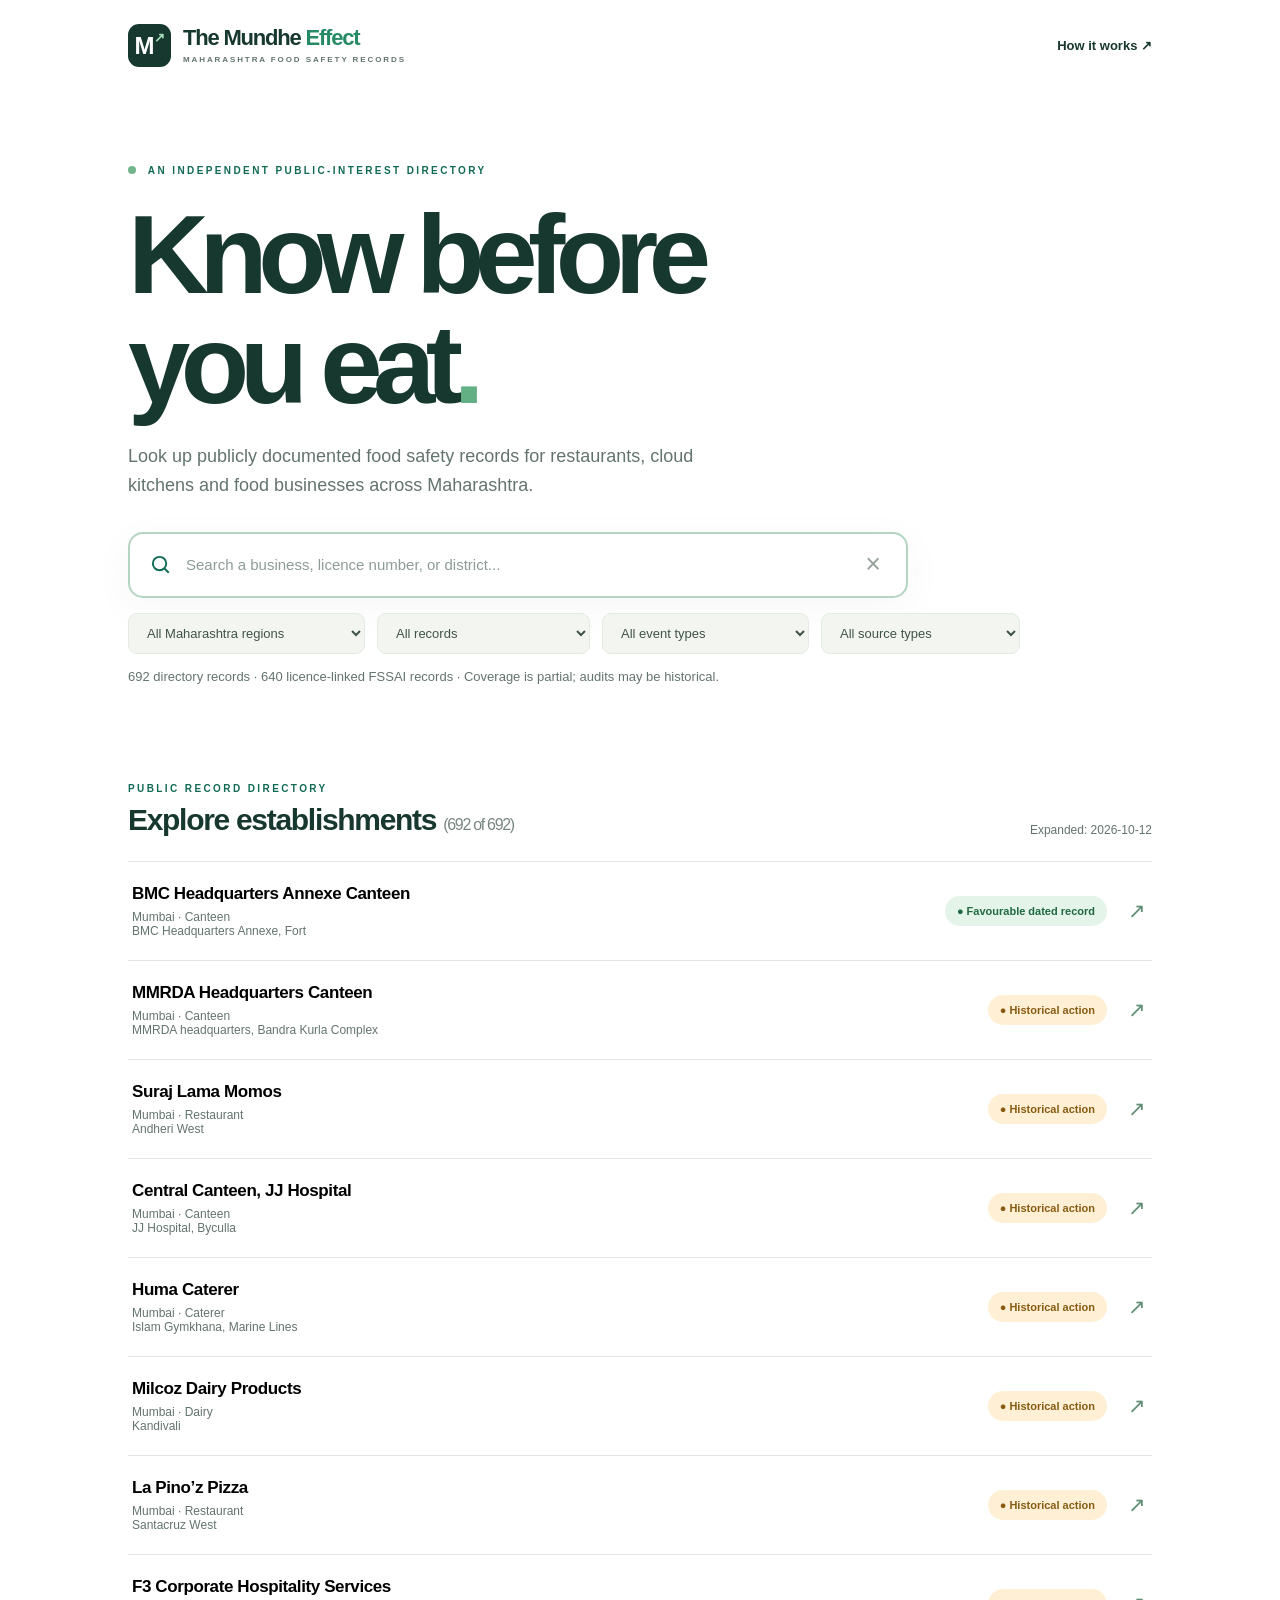
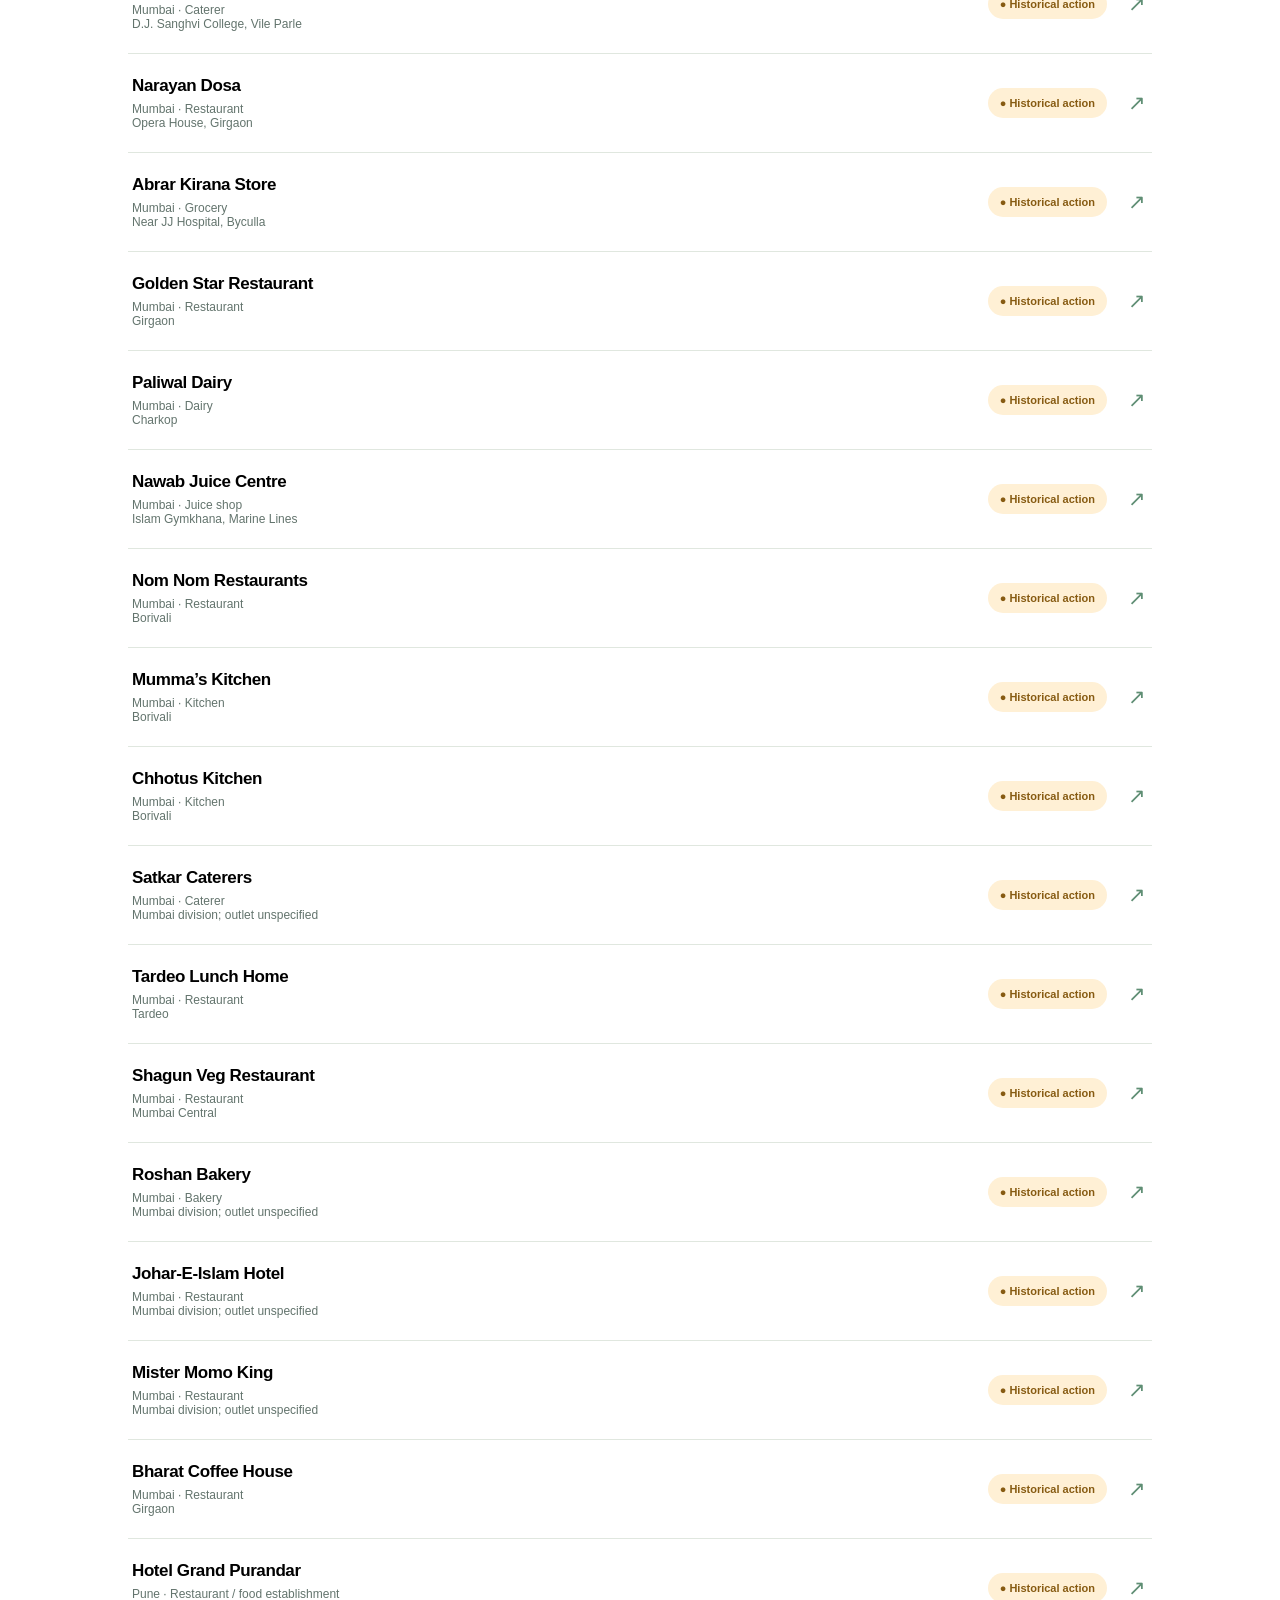
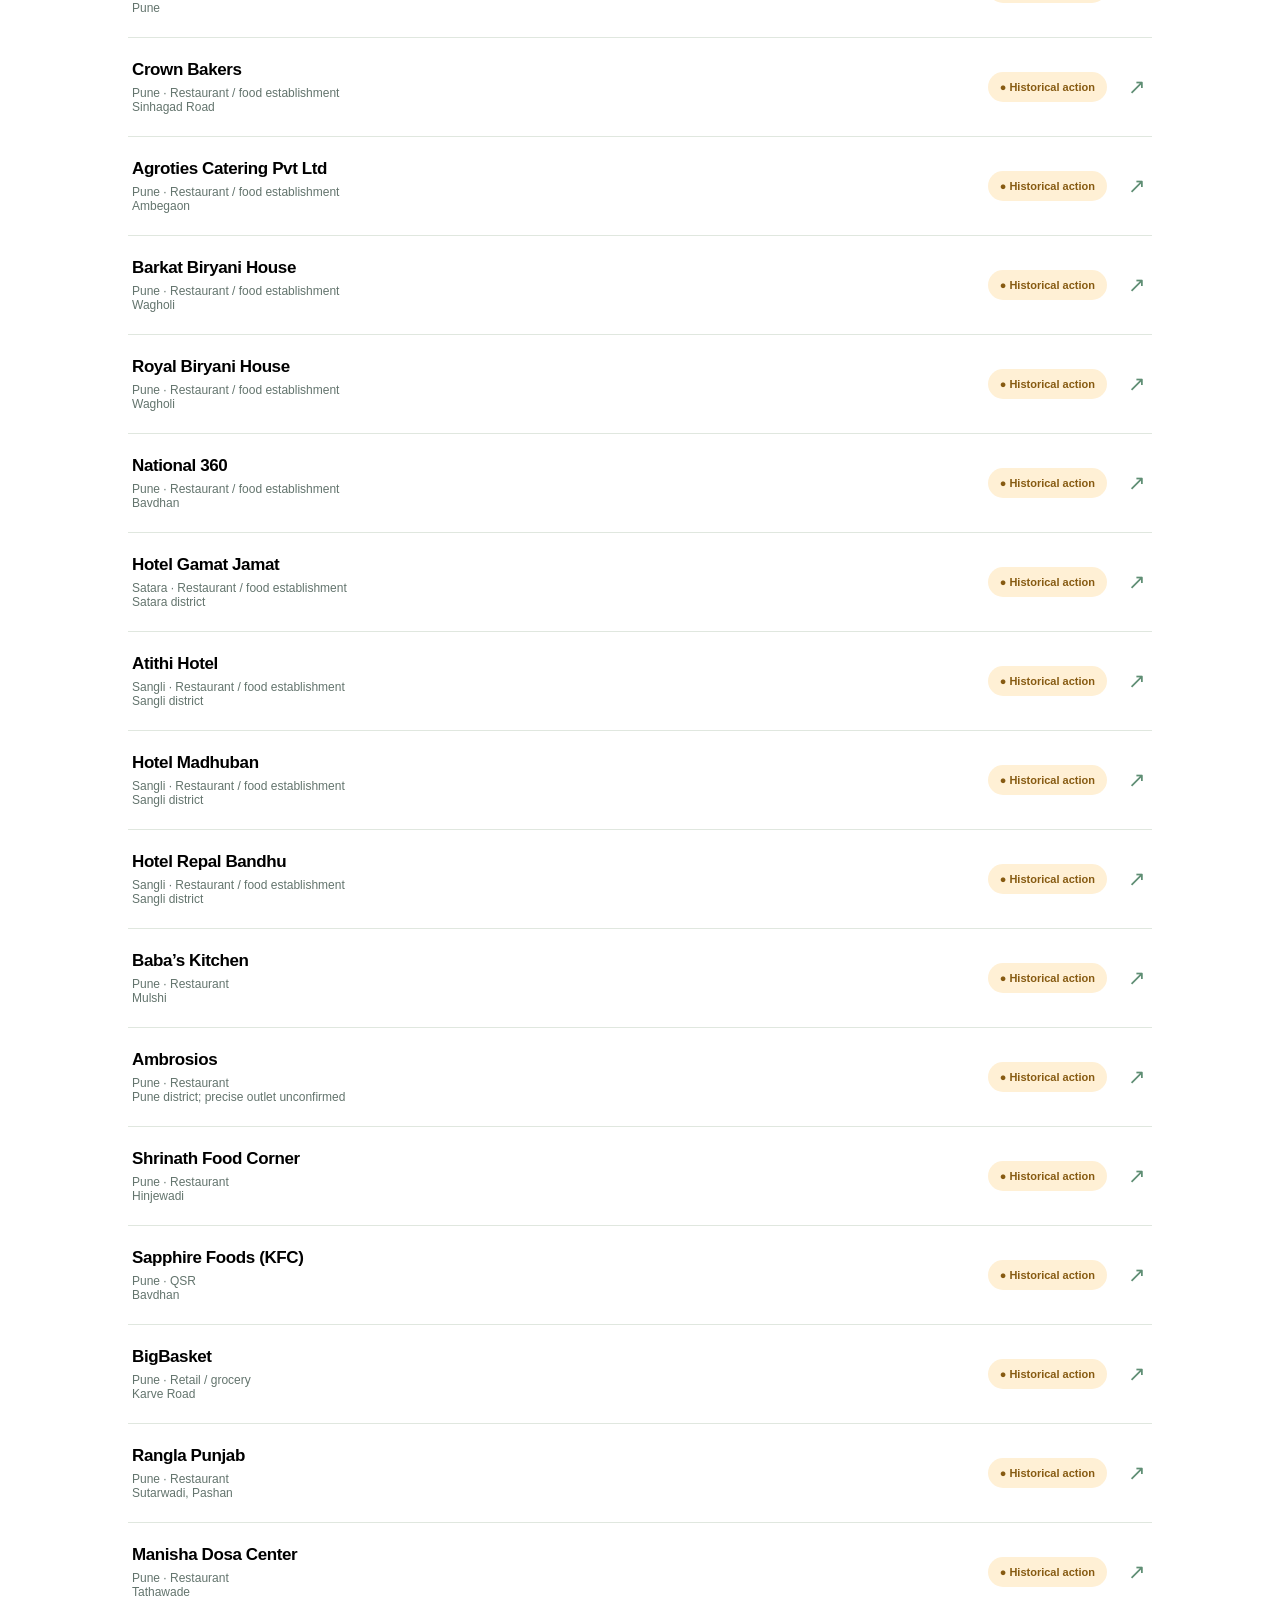
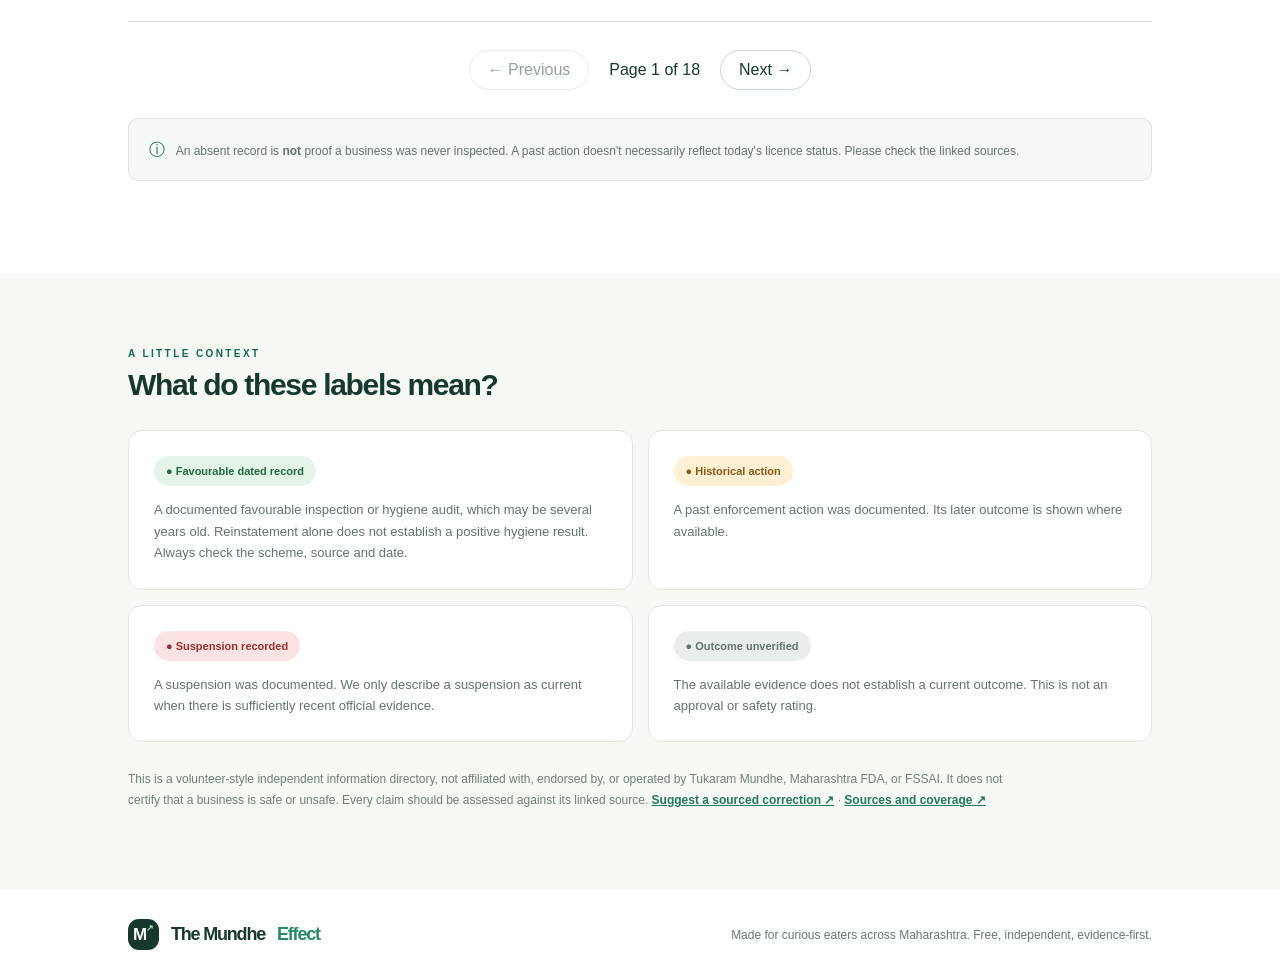
<file: index.html>
<!doctype html><html lang="en"><head><meta charset="utf-8"><meta name="viewport" content="width=device-width,initial-scale=1"><meta name="description" content="The Mundhe Effect is an independent, free directory of publicly reported food-safety records across Maharashtra. Not affiliated with Tukaram Mundhe or any government agency."><title>The Mundhe Effect — Know before you eat</title><link rel="icon" href="favicon.svg" type="image/svg+xml"><meta name="theme-color" content="#17382f"><link rel="stylesheet" href="styles.css"></head><body><header class="top shell"><div class="brand"><span class="brandicon">M<span>↗</span></span><div><strong>The Mundhe <span class="wordmark-accent">Effect</span></strong><small>MAHARASHTRA FOOD SAFETY RECORDS</small></div></div><a href="#about" class="aboutlink">How it works ↗</a></header><main><section class="hero shell"><div class="eyebrow"><span class="pulse"></span> An independent public-interest directory</div><h1>Know before<br>you eat<span class="dot">.</span></h1><p class="sub">Look up publicly documented food safety records for restaurants, cloud kitchens and food businesses across Maharashtra.</p><div class="searchbox"><svg viewBox="0 0 24 24" aria-hidden="true"><circle cx="11" cy="11" r="7"/><path d="m16.4 16.4 4.2 4.2"/></svg><input id="search" aria-label="Search businesses" placeholder="Search a business, licence number, or district..." autocomplete="off"><button id="clear" title="Clear search" aria-label="Clear search">×</button></div><div class="filters"><select id="region" aria-label="Filter by district or region"><option value="">All Maharashtra regions</option></select><select id="status" aria-label="Filter by record status"><option value="">All records</option><option value="positive">Favourable dated record</option><option value="historical">Historical action</option><option value="suspension">Suspension recorded</option><option value="unknown">Outcome unverified</option></select><select id="eventType" aria-label="Filter by event type"><option value="">All event types</option><option value="hygiene_rating">FSSAI hygiene audit</option><option value="suspension">Suspension history</option><option value="reinstatement">Reinstatement reported</option><option value="suspension_stayed">Suspension stayed</option></select><select id="sourceType" aria-label="Filter by source type"><option value="">All source types</option><option value="official">Official FSSAI register</option><option value="news">News reports</option></select></div><p id="coverage" class="muted"></p></section><section class="results shell"><div class="sectionbar"><div><div class="eyebrow">PUBLIC RECORD DIRECTORY</div><h2>Explore establishments <span id="count"></span></h2></div><span id="updated"></span></div><div id="items" class="entries" aria-live="polite"></div><nav id="pagination" class="pagination" aria-label="Directory pages"><button id="previous">← Previous</button><span id="pageInfo" aria-live="polite"></span><button id="next">Next →</button></nav><p id="empty" class="empty" hidden>No matching establishments yet. Try another name or city.</p><div class="understand"><span>ⓘ</span> An absent record is <strong>not</strong> proof a business was never inspected. A past action doesn't necessarily reflect today's licence status. Please check the linked sources.</div></section><section class="how" id="about"><div class="shell"><div class="eyebrow">A LITTLE CONTEXT</div><h2>What do these labels mean?</h2><div class="explain"><article><span class="tag positive">● Favourable dated record</span><p>A documented favourable inspection or hygiene audit, which may be several years old. Reinstatement alone does not establish a positive hygiene result. Always check the scheme, source and date.</p></article><article><span class="tag historical">● Historical action</span><p>A past enforcement action was documented. Its later outcome is shown where available.</p></article><article><span class="tag suspension">● Suspension recorded</span><p>A suspension was documented. We only describe a suspension as current when there is sufficiently recent official evidence.</p></article><article><span class="tag unknown">● Outcome unverified</span><p>The available evidence does not establish a current outcome. This is not an approval or safety rating.</p></article></div><div class="disclaimer">This is a volunteer-style independent information directory, not affiliated with, endorsed by, or operated by Tukaram Mundhe, Maharashtra FDA, or FSSAI. It does not certify that a business is safe or unsafe. Every claim should be assessed against its linked source. <a href="https://github.com/ishaandirect-wq/the-mundhe-effect/issues/new" id="correctionLink" target="_blank" rel="noopener noreferrer">Suggest a sourced correction ↗</a> · <a href="docs/methodology.html">Sources and coverage ↗</a></div></div></section></main><footer class="shell"><div class="brand smallbrand"><span class="brandicon">M<span>↗</span></span> The Mundhe <span class="wordmark-accent">Effect</span></div><div>Made for curious eaters across Maharashtra. Free, independent, evidence-first.</div></footer><dialog id="details" aria-labelledby="detailTitle"><button class="close" aria-label="Close" id="closeModal">×</button><div id="detailBody"></div></dialog><script src="app.js" defer></script></body></html>
</file>
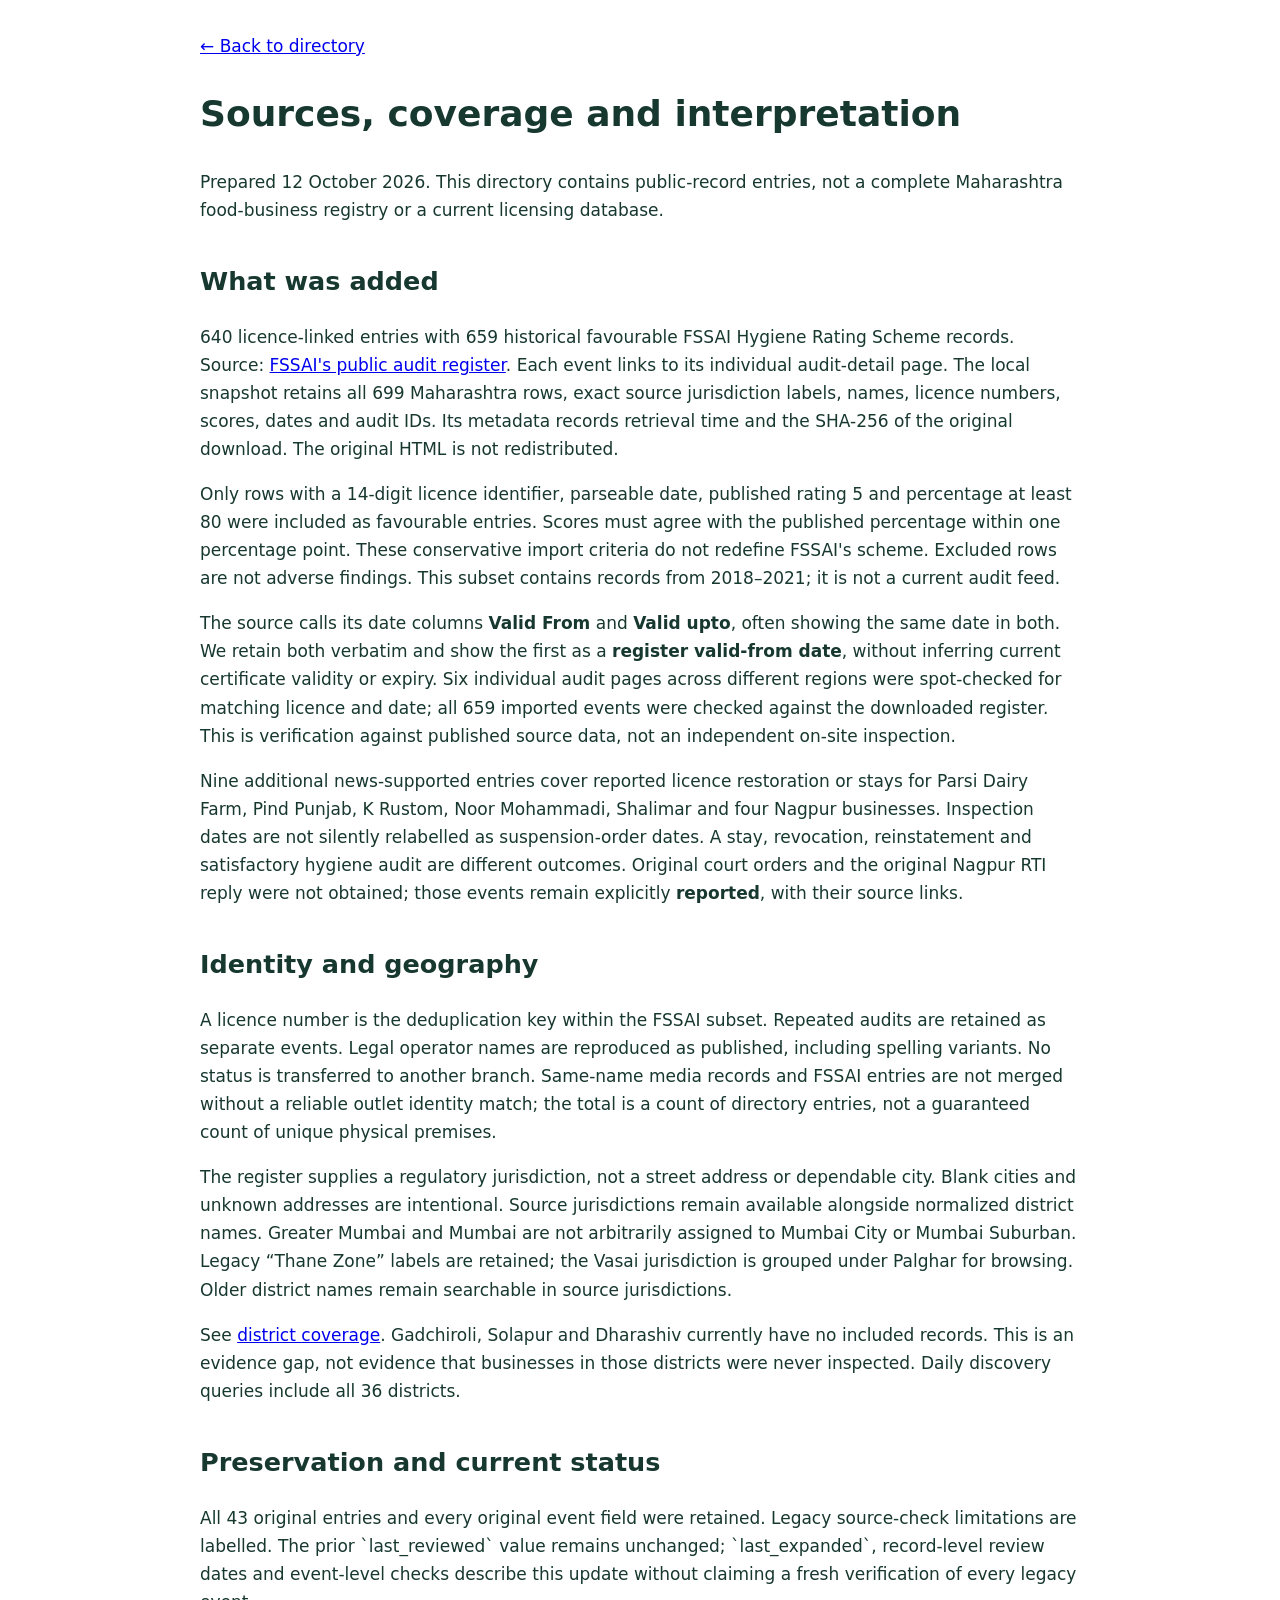
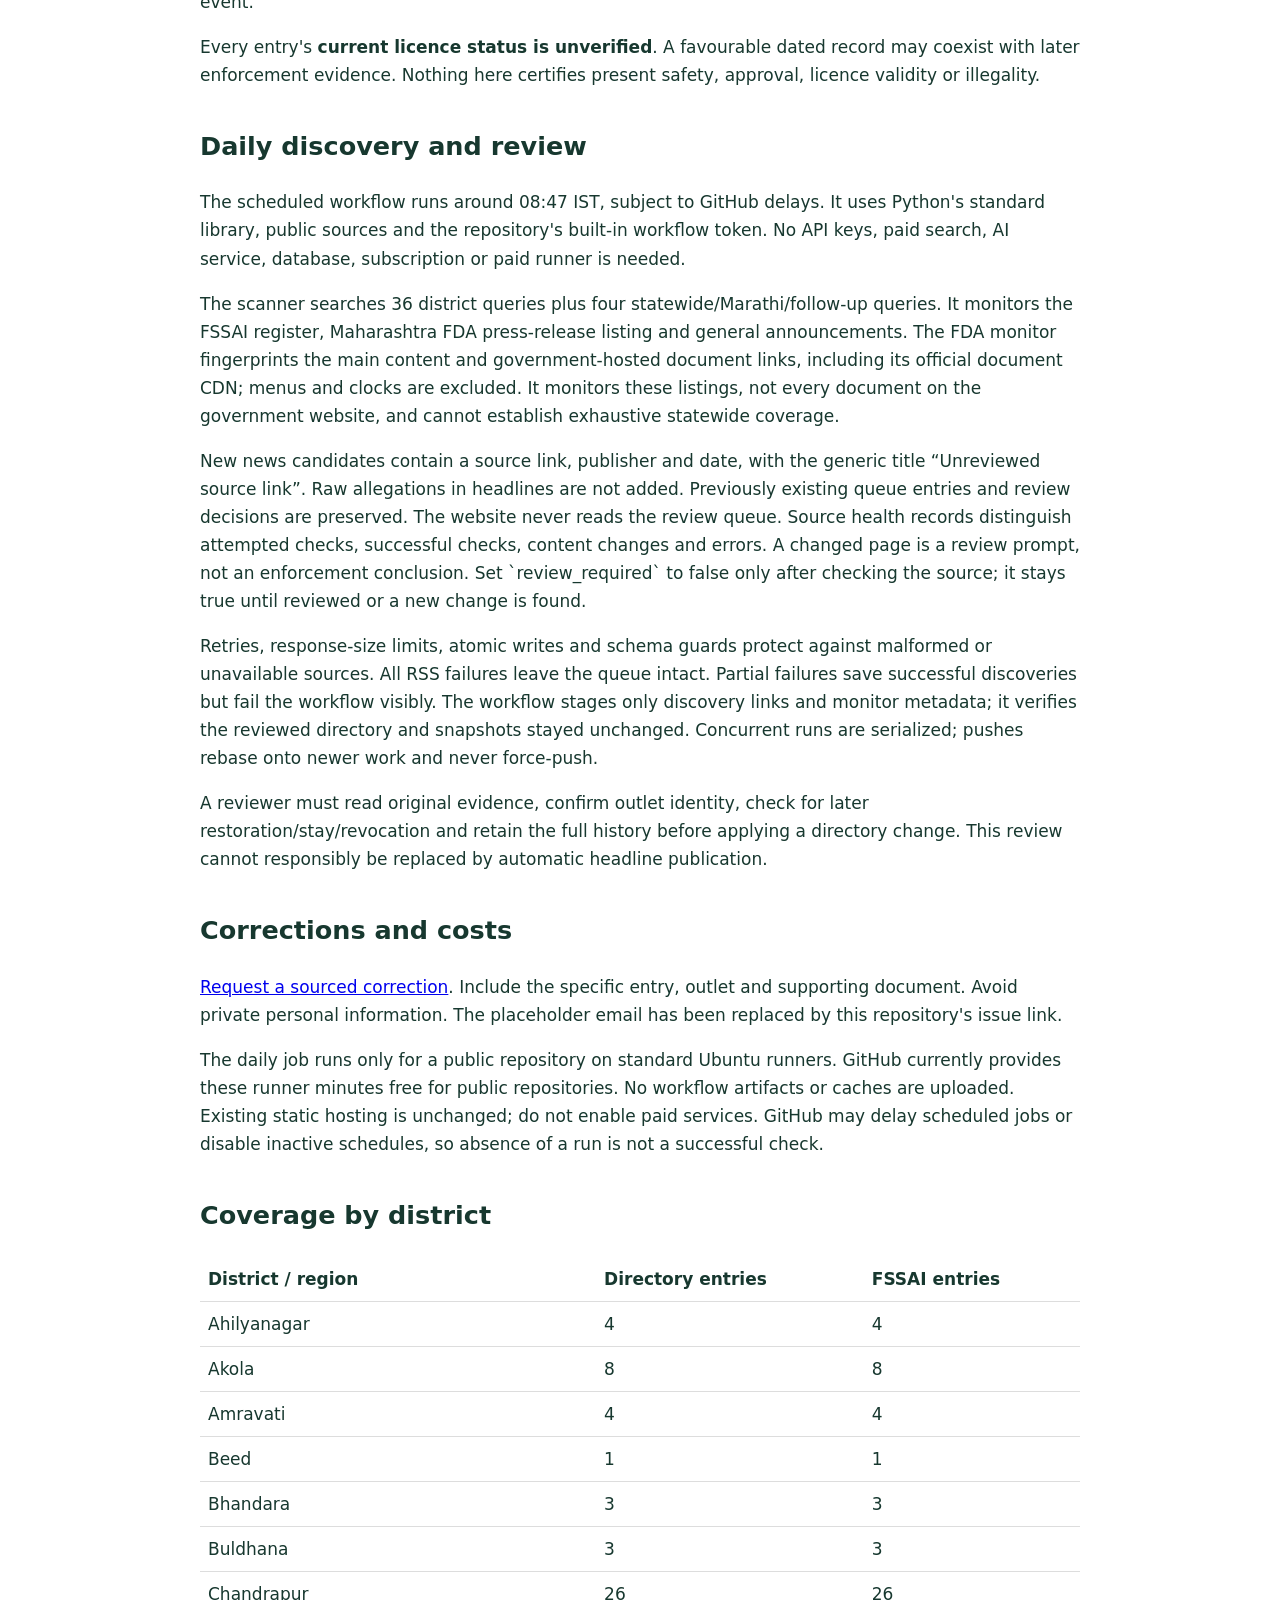
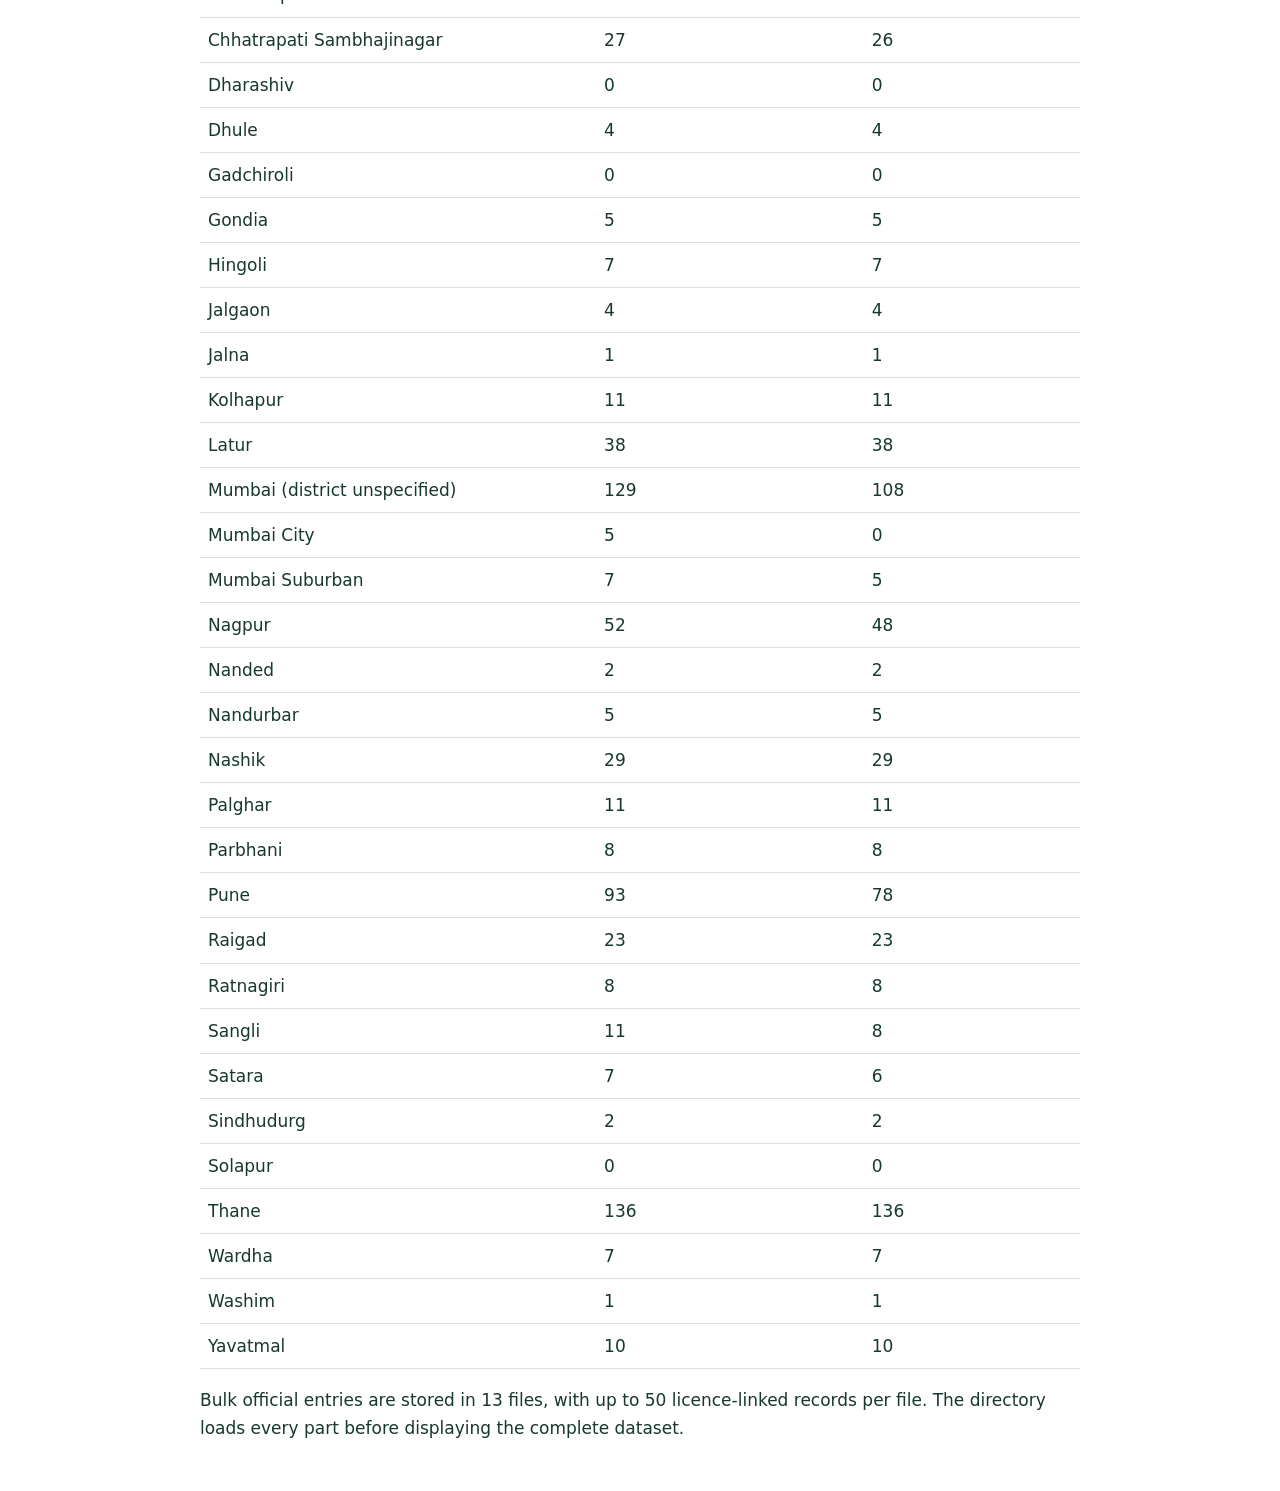
<file: docs/methodology.html>
<!doctype html><html lang="en"><meta charset="utf-8"><meta name="viewport" content="width=device-width,initial-scale=1"><title>Sources and coverage — The Mundhe Effect</title><style>body{font:17px/1.65 system-ui;max-width:880px;padding:32px;margin:auto;color:#17382f}h1{font-size:36px}h2{margin-top:36px}table{border-collapse:collapse;width:100%}th,td{padding:8px;border-bottom:1px solid #ddd;text-align:left}p{overflow-wrap:anywhere}</style><a href="../index.html">← Back to directory</a><h1>Sources, coverage and interpretation</h1><p>Prepared 12 October 2026. This directory contains public-record entries, not a complete Maharashtra food-business registry or a current licensing database.</p><h2>What was added</h2><p>640 licence-linked entries with 659 historical favourable FSSAI Hygiene Rating Scheme records. Source: <a href="https://hygiene.fssai.gov.in/adminAuditListFbo.php">FSSAI&#x27;s public audit register</a>. Each event links to its individual audit-detail page. The local snapshot retains all 699 Maharashtra rows, exact source jurisdiction labels, names, licence numbers, scores, dates and audit IDs. Its metadata records retrieval time and the SHA-256 of the original download. The original HTML is not redistributed.</p><p>Only rows with a 14-digit licence identifier, parseable date, published rating 5 and percentage at least 80 were included as favourable entries. Scores must agree with the published percentage within one percentage point. These conservative import criteria do not redefine FSSAI&#x27;s scheme. Excluded rows are not adverse findings. This subset contains records from 2018–2021; it is not a current audit feed.</p><p>The source calls its date columns <strong>Valid From</strong> and <strong>Valid upto</strong>, often showing the same date in both. We retain both verbatim and show the first as a <strong>register valid-from date</strong>, without inferring current certificate validity or expiry. Six individual audit pages across different regions were spot-checked for matching licence and date; all 659 imported events were checked against the downloaded register. This is verification against published source data, not an independent on-site inspection.</p><p>Nine additional news-supported entries cover reported licence restoration or stays for Parsi Dairy Farm, Pind Punjab, K Rustom, Noor Mohammadi, Shalimar and four Nagpur businesses. Inspection dates are not silently relabelled as suspension-order dates. A stay, revocation, reinstatement and satisfactory hygiene audit are different outcomes. Original court orders and the original Nagpur RTI reply were not obtained; those events remain explicitly <strong>reported</strong>, with their source links.</p><h2>Identity and geography</h2><p>A licence number is the deduplication key within the FSSAI subset. Repeated audits are retained as separate events. Legal operator names are reproduced as published, including spelling variants. No status is transferred to another branch. Same-name media records and FSSAI entries are not merged without a reliable outlet identity match; the total is a count of directory entries, not a guaranteed count of unique physical premises.</p><p>The register supplies a regulatory jurisdiction, not a street address or dependable city. Blank cities and unknown addresses are intentional. Source jurisdictions remain available alongside normalized district names. Greater Mumbai and Mumbai are not arbitrarily assigned to Mumbai City or Mumbai Suburban. Legacy “Thane Zone” labels are retained; the Vasai jurisdiction is grouped under Palghar for browsing. Older district names remain searchable in source jurisdictions.</p><p>See <a href="https://github.com/ishaandirect-wq/the-mundhe-effect/blob/main/docs/coverage.md">district coverage</a>. Gadchiroli, Solapur and Dharashiv currently have no included records. This is an evidence gap, not evidence that businesses in those districts were never inspected. Daily discovery queries include all 36 districts.</p><h2>Preservation and current status</h2><p>All 43 original entries and every original event field were retained. Legacy source-check limitations are labelled. The prior `last_reviewed` value remains unchanged; `last_expanded`, record-level review dates and event-level checks describe this update without claiming a fresh verification of every legacy event.</p><p>Every entry&#x27;s <strong>current licence status is unverified</strong>. A favourable dated record may coexist with later enforcement evidence. Nothing here certifies present safety, approval, licence validity or illegality.</p><h2>Daily discovery and review</h2><p>The scheduled workflow runs around 08:47 IST, subject to GitHub delays. It uses Python&#x27;s standard library, public sources and the repository&#x27;s built-in workflow token. No API keys, paid search, AI service, database, subscription or paid runner is needed.</p><p>The scanner searches 36 district queries plus four statewide/Marathi/follow-up queries. It monitors the FSSAI register, Maharashtra FDA press-release listing and general announcements. The FDA monitor fingerprints the main content and government-hosted document links, including its official document CDN; menus and clocks are excluded. It monitors these listings, not every document on the government website, and cannot establish exhaustive statewide coverage.</p><p>New news candidates contain a source link, publisher and date, with the generic title “Unreviewed source link”. Raw allegations in headlines are not added. Previously existing queue entries and review decisions are preserved. The website never reads the review queue. Source health records distinguish attempted checks, successful checks, content changes and errors. A changed page is a review prompt, not an enforcement conclusion. Set `review_required` to false only after checking the source; it stays true until reviewed or a new change is found.</p><p>Retries, response-size limits, atomic writes and schema guards protect against malformed or unavailable sources. All RSS failures leave the queue intact. Partial failures save successful discoveries but fail the workflow visibly. The workflow stages only discovery links and monitor metadata; it verifies the reviewed directory and snapshots stayed unchanged. Concurrent runs are serialized; pushes rebase onto newer work and never force-push.</p><p>A reviewer must read original evidence, confirm outlet identity, check for later restoration/stay/revocation and retain the full history before applying a directory change. This review cannot responsibly be replaced by automatic headline publication.</p><h2>Corrections and costs</h2><p><a href="https://github.com/ishaandirect-wq/the-mundhe-effect/issues/new">Request a sourced correction</a>. Include the specific entry, outlet and supporting document. Avoid private personal information. The placeholder email has been replaced by this repository&#x27;s issue link.</p><p>The daily job runs only for a public repository on standard Ubuntu runners. GitHub currently provides these runner minutes free for public repositories. No workflow artifacts or caches are uploaded. Existing static hosting is unchanged; do not enable paid services. GitHub may delay scheduled jobs or disable inactive schedules, so absence of a run is not a successful check.</p><h2>Coverage by district</h2><table><tr><th>District / region</th><th>Directory entries</th><th>FSSAI entries</th></tr><tr><td>Ahilyanagar</td><td>4</td><td>4</td></tr><tr><td>Akola</td><td>8</td><td>8</td></tr><tr><td>Amravati</td><td>4</td><td>4</td></tr><tr><td>Beed</td><td>1</td><td>1</td></tr><tr><td>Bhandara</td><td>3</td><td>3</td></tr><tr><td>Buldhana</td><td>3</td><td>3</td></tr><tr><td>Chandrapur</td><td>26</td><td>26</td></tr><tr><td>Chhatrapati Sambhajinagar</td><td>27</td><td>26</td></tr><tr><td>Dharashiv</td><td>0</td><td>0</td></tr><tr><td>Dhule</td><td>4</td><td>4</td></tr><tr><td>Gadchiroli</td><td>0</td><td>0</td></tr><tr><td>Gondia</td><td>5</td><td>5</td></tr><tr><td>Hingoli</td><td>7</td><td>7</td></tr><tr><td>Jalgaon</td><td>4</td><td>4</td></tr><tr><td>Jalna</td><td>1</td><td>1</td></tr><tr><td>Kolhapur</td><td>11</td><td>11</td></tr><tr><td>Latur</td><td>38</td><td>38</td></tr><tr><td>Mumbai (district unspecified)</td><td>129</td><td>108</td></tr><tr><td>Mumbai City</td><td>5</td><td>0</td></tr><tr><td>Mumbai Suburban</td><td>7</td><td>5</td></tr><tr><td>Nagpur</td><td>52</td><td>48</td></tr><tr><td>Nanded</td><td>2</td><td>2</td></tr><tr><td>Nandurbar</td><td>5</td><td>5</td></tr><tr><td>Nashik</td><td>29</td><td>29</td></tr><tr><td>Palghar</td><td>11</td><td>11</td></tr><tr><td>Parbhani</td><td>8</td><td>8</td></tr><tr><td>Pune</td><td>93</td><td>78</td></tr><tr><td>Raigad</td><td>23</td><td>23</td></tr><tr><td>Ratnagiri</td><td>8</td><td>8</td></tr><tr><td>Sangli</td><td>11</td><td>8</td></tr><tr><td>Satara</td><td>7</td><td>6</td></tr><tr><td>Sindhudurg</td><td>2</td><td>2</td></tr><tr><td>Solapur</td><td>0</td><td>0</td></tr><tr><td>Thane</td><td>136</td><td>136</td></tr><tr><td>Wardha</td><td>7</td><td>7</td></tr><tr><td>Washim</td><td>1</td><td>1</td></tr><tr><td>Yavatmal</td><td>10</td><td>10</td></tr></table><p>Bulk official entries are stored in 13 files, with up to 50 licence-linked records per file. The directory loads every part before displaying the complete dataset.</p></html>
</file>
<file: styles.css>
:root{--ink:#17382f;--muted:#63746d;--light:#f8f9f5;--green:#116a55;--line:#e0e7df;--yellow:#fff3d2}*{box-sizing:border-box}html{scroll-behavior:smooth}body{margin:0;background:#fff;color:var(--ink);font-family:Inter,ui-sans-serif,-apple-system,BlinkMacSystemFont,"Segoe UI",sans-serif}button,input,select{font:inherit}a{color:inherit}.shell{max-width:1080px;margin:auto;padding-left:28px;padding-right:28px}.top{height:91px;display:flex;align-items:center;justify-content:space-between}.brand{display:flex;align-items:center;gap:12px;font-size:22px;letter-spacing:-1.2px}.brandicon{width:43px;height:43px;display:flex;align-items:center;justify-content:center;background:#17382f;color:#fff;border-radius:11px;font-size:24px;font-weight:900;letter-spacing:-2px;position:relative;flex-shrink:0}.brandicon span{font-size:13px;align-self:flex-start;margin-top:6px;margin-left:1px;color:#a8e4b9;letter-spacing:0}.wordmark-accent{color:#268b65}.brand strong{display:block;line-height:1}.brand small{display:block;letter-spacing:1.9px;font-size:8px;font-weight:800;margin-top:6px;color:var(--muted)}.dot{color:#64b085}.aboutlink{font-size:13px;font-weight:700;text-decoration:none}.hero{padding-top:74px;padding-bottom:82px}.eyebrow{font-size:10px;font-weight:800;letter-spacing:2.4px;color:var(--green);text-transform:uppercase}.pulse{display:inline-block;width:8px;height:8px;margin-right:7px;border-radius:50%;background:#73b68e}.hero h1{font-size:clamp(60px,9vw,112px);letter-spacing:-.085em;line-height:.98;margin:24px 0 22px;font-weight:750}.sub{font-size:18px;color:var(--muted);line-height:1.65;max-width:620px;margin:0 0 31px}.searchbox{display:flex;align-items:center;height:66px;border:2px solid #b3d5c2;border-radius:15px;padding:0 19px;box-shadow:0 10px 40px #23472c0b;max-width:780px}.searchbox svg{width:23px;fill:none;stroke:var(--green);stroke-width:2}.searchbox input{border:0;outline:0;padding:14px;flex:1;min-width:0;background:none;color:var(--ink);font-size:15px}.searchbox input::placeholder{color:#8d9c95}.searchbox button{background:none;border:0;font-size:27px;color:#96a49c;cursor:pointer}.filters{display:flex;gap:12px;flex-wrap:wrap;margin-top:15px}.filters select{padding:11px 35px 11px 14px;background:#f3f6f0;color:#40534a;border:1px solid #e4ebe2;border-radius:9px;outline:none;font-size:13px;cursor:pointer}.results{padding-bottom:92px}.sectionbar{display:flex;justify-content:space-between;align-items:end;gap:20px;margin-bottom:24px}.sectionbar h2,.how h2{font-size:30px;letter-spacing:-1.3px;margin:9px 0 0}.sectionbar h2 span{font-size:16px;color:#77877f;font-weight:500}.sectionbar #updated{font-size:12px;color:var(--muted)}.entries{border-top:1px solid var(--line)}.entry{display:grid;grid-template-columns:1fr auto 20px;align-items:center;gap:21px;width:100%;text-align:left;background:#fff;border:none;border-bottom:1px solid var(--line);padding:22px 4px;cursor:pointer}.entry:hover{background:#fbfcfa}.entry h3{font-size:17px;letter-spacing:-.4px;margin:0 0 6px}.entry p{font-size:12px;color:var(--muted);margin:0}.entry .arrow{color:#5f8e74;font-size:21px}.tag{white-space:nowrap;display:inline-block;font-size:11px;font-weight:750;padding:9px 12px;border-radius:25px}.tag.positive{background:#e4f4e9;color:#206942}.tag.historical{background:#fff0d5;color:#875b12}.tag.suspension{background:#fae3e2;color:#9b3130}.tag.unknown{background:#e9eeea;color:#65746b}.understand{margin-top:23px;background:#f5f8f4;border:1px solid var(--line);border-radius:10px;padding:18px 20px;line-height:1.6;color:#65736a;font-size:12px}.understand span{color:var(--green);font-size:16px;margin-right:8px}.empty{padding:30px;color:var(--muted)}.how{padding:75px 0 78px;background:#f5f8f3}.how h2{margin-bottom:28px}.explain{display:grid;grid-template-columns:repeat(2,1fr);gap:15px}.explain article{background:#fff;padding:25px;border-radius:14px;border:1px solid var(--line)}.explain article p{color:var(--muted);font-size:13px;line-height:1.65;margin-bottom:0}.disclaimer{font-size:12px;line-height:1.75;color:#718077;margin-top:27px;max-width:900px}.disclaimer a{color:#227b59;font-weight:700}footer{display:flex;justify-content:space-between;align-items:center;gap:20px;padding-top:30px;padding-bottom:30px;color:#687970;font-size:12px}.smallbrand{font-size:18px;font-weight:800;color:var(--ink)}.smallbrand .brandicon{width:31px;height:31px;font-size:17px}.smallbrand .brandicon span{font-size:9px;margin-top:4px}.smallbrand strong{font-size:17px;letter-spacing:-.6px}dialog{border:0;border-radius:18px;max-width:640px;width:calc(100% - 32px);padding:35px;box-shadow:0 20px 100px #11261a4a;color:var(--ink)}dialog::backdrop{background:#132b23ab}.close{float:right;border:0;background:#eff3ed;border-radius:50%;height:35px;width:35px;font-size:23px;cursor:pointer}.dtitle{font-size:30px;letter-spacing:-1px;margin:14px 0 7px}.muted{color:var(--muted);font-size:13px;line-height:1.6}.timeline{margin-top:28px;border-left:2px solid #d7e8da;padding-left:20px}.event{margin-bottom:25px}.event time{font-size:11px;color:var(--green);font-weight:700}.event h4{margin:7px 0}.event p{color:#64746b;font-size:13px;line-height:1.65}.event a{font-size:12px;color:var(--green);font-weight:700}.notice{margin-top:25px;font-size:12px;line-height:1.7;background:#f4f8f2;padding:15px;border-radius:10px}@media(max-width:600px){.shell{padding-left:20px;padding-right:20px}.top{height:74px}.hero{padding-top:47px;padding-bottom:57px}.hero h1{font-size:68px}.sub{font-size:15px}.searchbox{height:61px}.searchbox input{font-size:13px}.sectionbar{align-items:start}.sectionbar h2,.how h2{font-size:25px}.sectionbar #updated{font-size:10px;text-align:right}.entry{grid-template-columns:1fr 15px;gap:12px}.entry .tag{grid-row:2;grid-column:1;justify-self:start}.entry .arrow{grid-column:2;grid-row:1/3}.explain{grid-template-columns:1fr}.how{padding-top:55px}footer{align-items:start;flex-direction:column}dialog{padding:22px}}

@media(max-width:600px){.brand{font-size:18px;gap:9px}.brandicon{width:38px;height:38px;font-size:21px}.brand small{font-size:6.5px;letter-spacing:1.35px}.smallbrand strong{font-size:16px}}
.filters{flex-wrap:wrap}.filters select{max-width:100%}.pagination{display:flex;align-items:center;justify-content:center;gap:20px;margin:28px 0}.pagination[hidden]{display:none}.pagination button{border:1px solid #cbd8d1;border-radius:20px;padding:10px 18px;background:#fff;color:#17382f;cursor:pointer}.pagination button:disabled{opacity:.45;cursor:default}.licence{font-variant-numeric:tabular-nums;font-size:12px!important}.entry>div{min-width:0}.entry h3{overflow-wrap:anywhere}#coverage{font-size:13px;max-width:760px;line-height:1.6}button:focus-visible,select:focus-visible,a:focus-visible{outline:3px solid #b67a35;outline-offset:3px}
</file>
